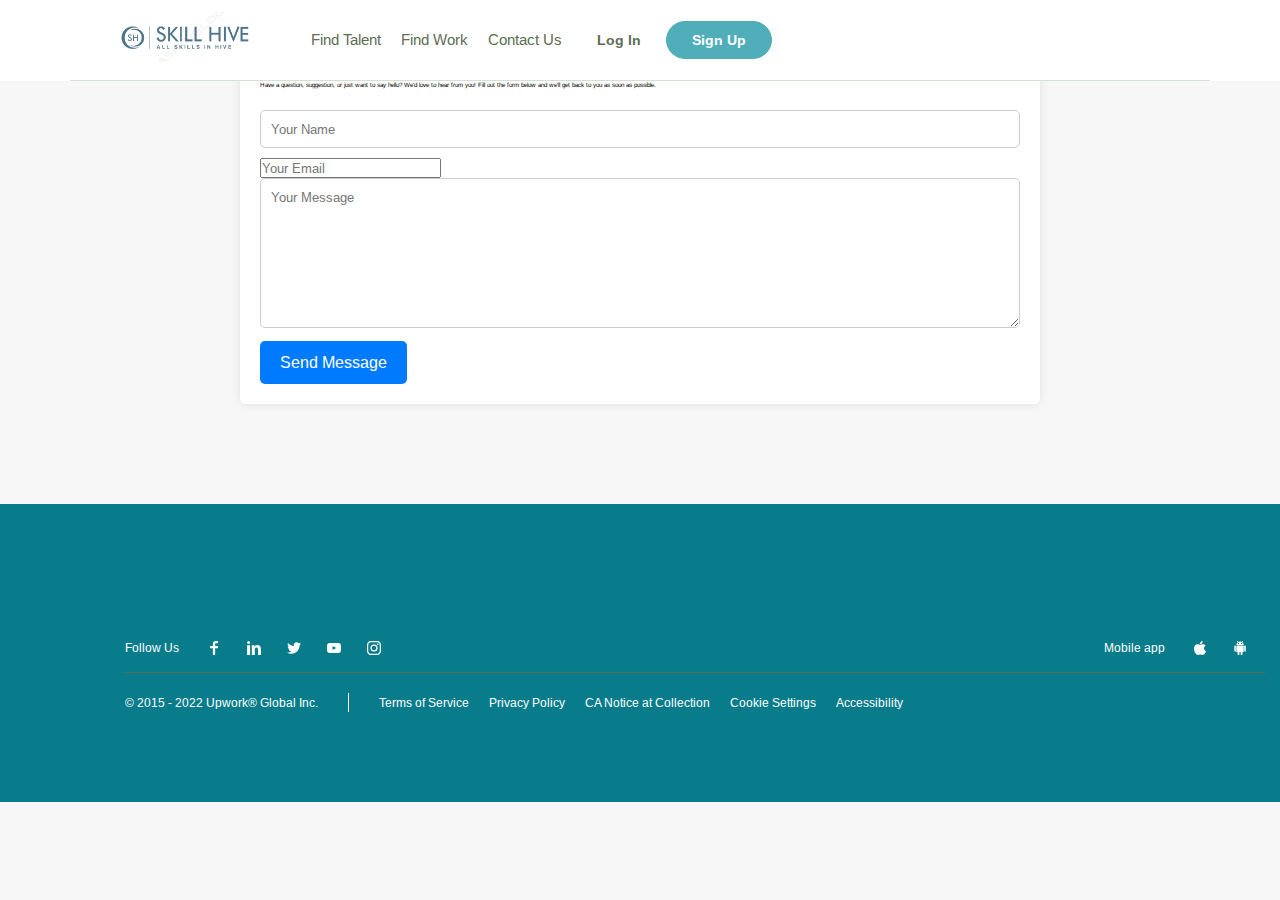
<file: contact us.html>
<!DOCTYPE html>
<html lang="en">
<head>
    <meta charset="UTF-8">
    <meta name="viewport" content="width=device-width, initial-scale=1.0">
    <title>Contact Us - SkillHive</title>
    <link rel="stylesheet" href="./css/contact_us.css">
</head>
<body>
    <header class="header">
        <div class="header_wrapper wrapper">
          <div class="header_left">
            <a href="./index.html">
            <img src="./assets/final logo1.png" alt="logo">
            </a>
            <ul class="header_left_list">
              <a href="./talentpage.html">
              <li class="header_left_list_item">
                Find Talent
              </li>
              </a>
              <a href="./Workpage.html">
              <li class="header_left_list_item">
                Find Work
              </li>
              </a>
              <a href="./contact us.html">
              <li class="header_left_list_item">
                Contact Us
              </li>
              </a>
              <li>
                <a href="login.html">
                  <button class="btn_primary" onclick="">Log In</button>
                  </a>    
              </li>
              <li>
                <a href="signup.html">
                  <button class="btn_secondary">Sign Up</button>
                  </a>
              </li>
            </div>
        </div>
      </header>
      <br>
      <br>
      <br>
      <br>
      <!-- ---------------------------------------------------------------------- -->
    <div class="container">
        <h1>Contact Us</h1>
        <p>Have a question, suggestion, or just want to say hello? We'd love to hear from you! Fill out the form below and we'll get back to you as soon as possible.</p>
        <form id="contactForm">
            <input type="text" id="name" name="name" placeholder="Your Name" required>
            <input type="email" id="email" name="email" placeholder="Your Email" required>
            <textarea id="message" name="message" placeholder="Your Message" required></textarea>
            <input type="submit" value="Send Message">
        </form>
    </div>
    <!-- ---------------------------------------------------------------------- -->
    <footer class="footer">
        <div class="wrapper">
          <div class="footer_middle">
            <div class="footer_middle_left">
              <h5>Follow Us</h5>
              <div class="footer_middle_left_list">
                <div class="footer_icons">
                  <img src="./assets/facebook.svg" alt="facebook" />
                </div>
                <div class="footer_icons">
                  <img src="./assets/linkedIn.svg" alt="linkedIn" />
                </div>
                <div class="footer_icons">
                  <img src="./assets/twitter.svg" alt="twitter" />
                </div>
                <div class="footer_icons">
                  <img src="./assets/youtube.svg" alt="youtube" />
                </div>
                <div class="footer_icons">
                  <img src="./assets/instagram.svg" alt="instagram" />
                </div>
              </div>
            </div>
            <div class="footer_middle_right">
              <h5>Mobile app</h5>
              <div class="footer_middle_right_list">
                <div class="footer_icons">
                  <img src="./assets/apple.svg" alt="apple" />
                </div>
                <div class="footer_icons">
                  <img src="./assets/android.svg" alt="android" />
                </div>
              </div>
            </div>
          </div>
          <div class="footer_bottom">
            <p>© 2015 - 2022 Upwork® Global Inc.</p>
            <ul class="footer_bottom_list">
              <li>Terms of Service</li>
              <li>Privacy Policy</li>
              <li>CA Notice at Collection</li>
              <li>Cookie Settings</li>
              <li>Accessibility</li>
            </ul>
          </div>
        </div>
      </footer>
      
</body>
</html>
</file>
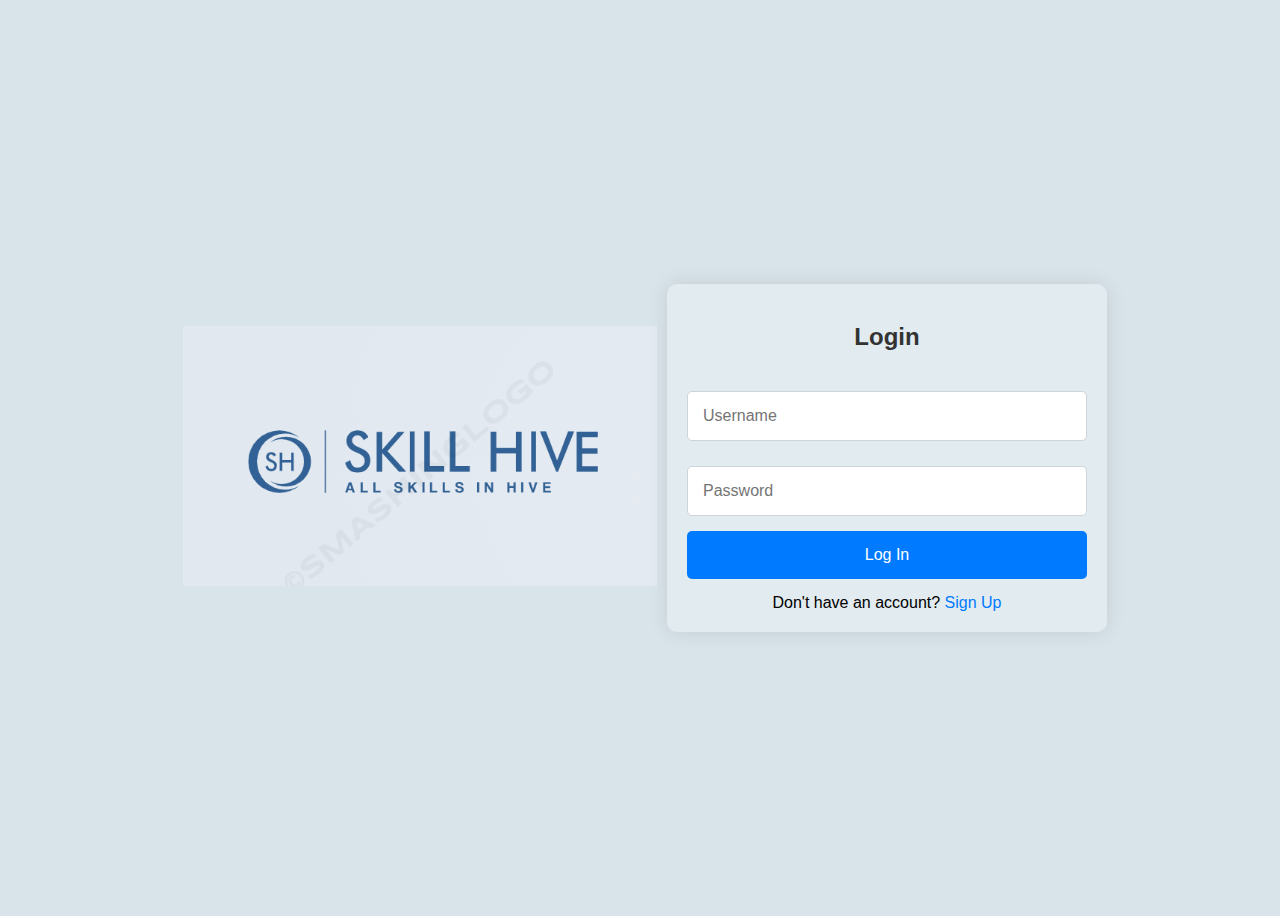
<file: login.html>
<!DOCTYPE html>
<html lang="en">
<head>
  <meta charset="UTF-8">
  <meta name="viewport" content="width=device-width, initial-scale=1.0">
  <title>Login</title>
  <style>
    body {
      font-family: Arial, sans-serif;
      background-color: #d9e4ea;
      display: flex;
      justify-content: center;
      align-items: center;
      height: 100vh;
    }
    .content {
      display: flex;
      align-items: center;
    }
    .image {
      flex: 1;
      text-align: center;
      margin: 10px;
    }
    .image img {
      max-width: 100%;
      height: auto;
    }
    .login-container {
      flex: 1;
      max-width: 400px;
      padding: 20px;
      background-color: rgba(255, 255, 255, 0.25);
      border-radius: 10px;
      box-shadow: 0 0 20px rgba(0, 0, 0, 0.1);
    }
    h2 {
      text-align: center;
      color: #333;
      margin-bottom: 30px;
    }
    input[type="text"], input[type="password"] { 
      width: 100%;
      padding: 15px;
      margin: 10px 0;
      border: 1px solid #ced4da;
      border-radius: 5px;
      box-sizing: border-box;
      font-size: 16px;
    }
    button[type="submit"] {
      width: 100%;
      padding: 15px;
      border: none;
      border-radius: 5px;
      background-color: #007bff;
      color: #fff;
      cursor: pointer;
      font-size: 16px;
      transition: background-color 0.3s ease;
    }
    button[type="submit"]:hover {
      background-color: #0056b3;
    }
    .signup-link {
      text-align: center;
      margin-top: 15px;
    }
    .signup-link a {
      color: #007bff;
      text-decoration: none;
      transition: color 0.3s ease;
    }
    .signup-link a:hover {
      color: #0056b3;
    }
    .error-message {
      color: red;
      font-size: 14px;
      margin-top: 5px;
    }
  a{
    text-decoration: none; /* Remove underline */
    color: inherit; /* Inherit color from parent */
  }
  </style>
</head>
<body>
  <div class="content">
    <div class="image">
      <a href="./index.html">
      <img src="./assets/finallogo2.png" alt="SkillHive Logo">
      </a>
    </div>
    <div class="login-container">
      <h2>Login</h2>
      <form id="loginForm">
        <input type="text" id="username" placeholder="Username" required>
        <div id="usernameError" class="error-message"></div>
        <input type="password" id="password" placeholder="Password" required>
        <div id="passwordError" class="error-message"></div>
        <button type="submit" onclick="validateLoginForm()">Log In</button>
      </form>
      <div class="signup-link">
        Don't have an account? <a href="signup.html">Sign Up</a>
      </div>
    </div>
  </div>
  <script>
    function validateLoginForm() {
      var username = document.getElementById('username').value;
      var password = document.getElementById('password').value;
      var usernameError = document.getElementById('usernameError');
      var passwordError = document.getElementById('passwordError');
      
      // Reset previous error messages
      usernameError.textContent = '';
      passwordError.textContent = '';
      
      if (username.trim() === '') {
        usernameError.textContent = 'Please enter your username.';
        alert('Please enter your username.');
        return;
      }
      
      if (password.trim() === '') {
        passwordError.textContent = 'Please enter your password.';
        alert('Please enter your password.');
        return;
      }
      
      // If validation passes, submit the form (replace this with your actual form submission logic)
      document.getElementById('loginForm').submit();
    }
  </script>
</body>
</html>
</file>
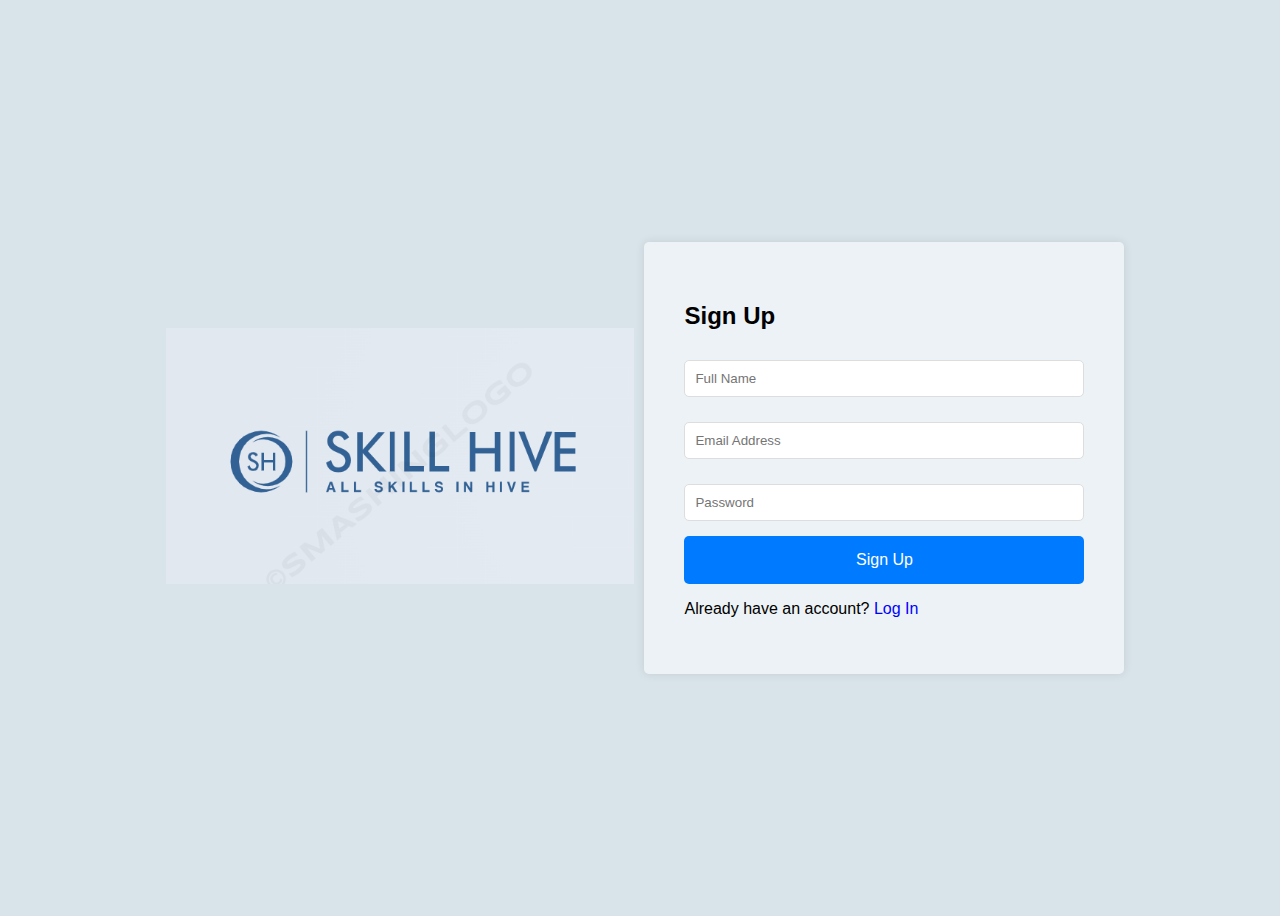
<file: signup.html>
<!DOCTYPE html>
<html lang="en">
<head>
  <meta charset="UTF-8">
  <meta name="viewport" content="width=device-width, initial-scale=1.0">
  <title>SkillHive Sign Up</title>
  <style>
    body {
      font-family: Arial, sans-serif;
      background-color: #d9e4ea;
      display: flex;
      justify-content: center;
      align-items: center;
      height: 100vh;
    }
    .content {
      display: flex;
      align-items: center;
    }
    .image {
      flex: 1;
      text-align: center;
      margin: 10px;
    }
    .image img {
      max-width: 100%;
      height: auto;
    }
    .signup-container {
      flex: 1;
      max-width: 400px;
      padding: 40px;
      background-color: rgba(255, 255, 255, 0.50);
      border-radius: 5px;
      box-shadow: 0 0 10px rgba(0, 0, 0, 0.1);
    }
    input[type="text"], input[type="email"], input[type="password"] { 
      width: 100%;
      padding: 10px;
      margin: 10px 0;
      border: 1px solid #ddd;
      border-radius: 5px;
      box-sizing: border-box;
    }
    button[type="submit"] {
      width: 100%;
      padding: 15px;
      border: none;
      border-radius: 5px;
      background-color: #007bff;
      color: #fff;
      cursor: pointer;
      font-size: 16px;
      transition: background-color 0.3s ease;
    }
    button[type="submit"]:hover {
      background-color: #0056b3;
    }
    .error-message {
      color: red;
      font-size: 14px;
      margin-top: 5px;
    }
    a{
      text-decoration: none; 
      color: blue; 
    }
  </style>
</head>
<body>
  <div class="content">
    <div class="image">
      <a href="./index.html">
        <img src="./assets/finallogo2.png" alt="SkillHive Logo">
        </a>
    </div>
    <div class="signup-container">
      <h2>Sign Up</h2>
      <form id="signupForm">
        <input type="text" id="fullname" placeholder="Full Name" required>
        <div id="fullnameError" class="error-message"></div>
        <input type="email" id="email" placeholder="Email Address" required>
        <div id="emailError" class="error-message"></div>
        <input type="password" id="password" placeholder="Password" required>
        <div id="passwordError" class="error-message"></div>
        <button type="submit" onclick="validateSignUpForm()">Sign Up</button>
      </form>
      <p>Already have an account? <a href="login.html">Log In</a></p>
    </div>
  </div>
  <script>
    function validateSignUpForm() {
      var fullname = document.getElementById('fullname').value;
      var email = document.getElementById('email').value;
      var password = document.getElementById('password').value;
      var fullnameError = document.getElementById('fullnameError');
      var emailError = document.getElementById('emailError');
      var passwordError = document.getElementById('passwordError');
      
      fullnameError.textContent = '';
      emailError.textContent = '';
      passwordError.textContent = '';
      
      if (fullname.trim() === '') {
        fullnameError.textContent = 'Please enter your full name.';
        alert('Please enter your full name.');
        return;
      }
      
      if (email.trim() === '') {
        emailError.textContent = 'Please enter your email address.';
        alert('Please enter your email address.');
        return;
      }
      
      if (password.trim() === '') {
        passwordError.textContent = 'Please enter your password.';
        alert('Please enter your password.');
        return;
      }
      alert('Sign up successful!');
    }
  </script>
</body>
</html>
</file>
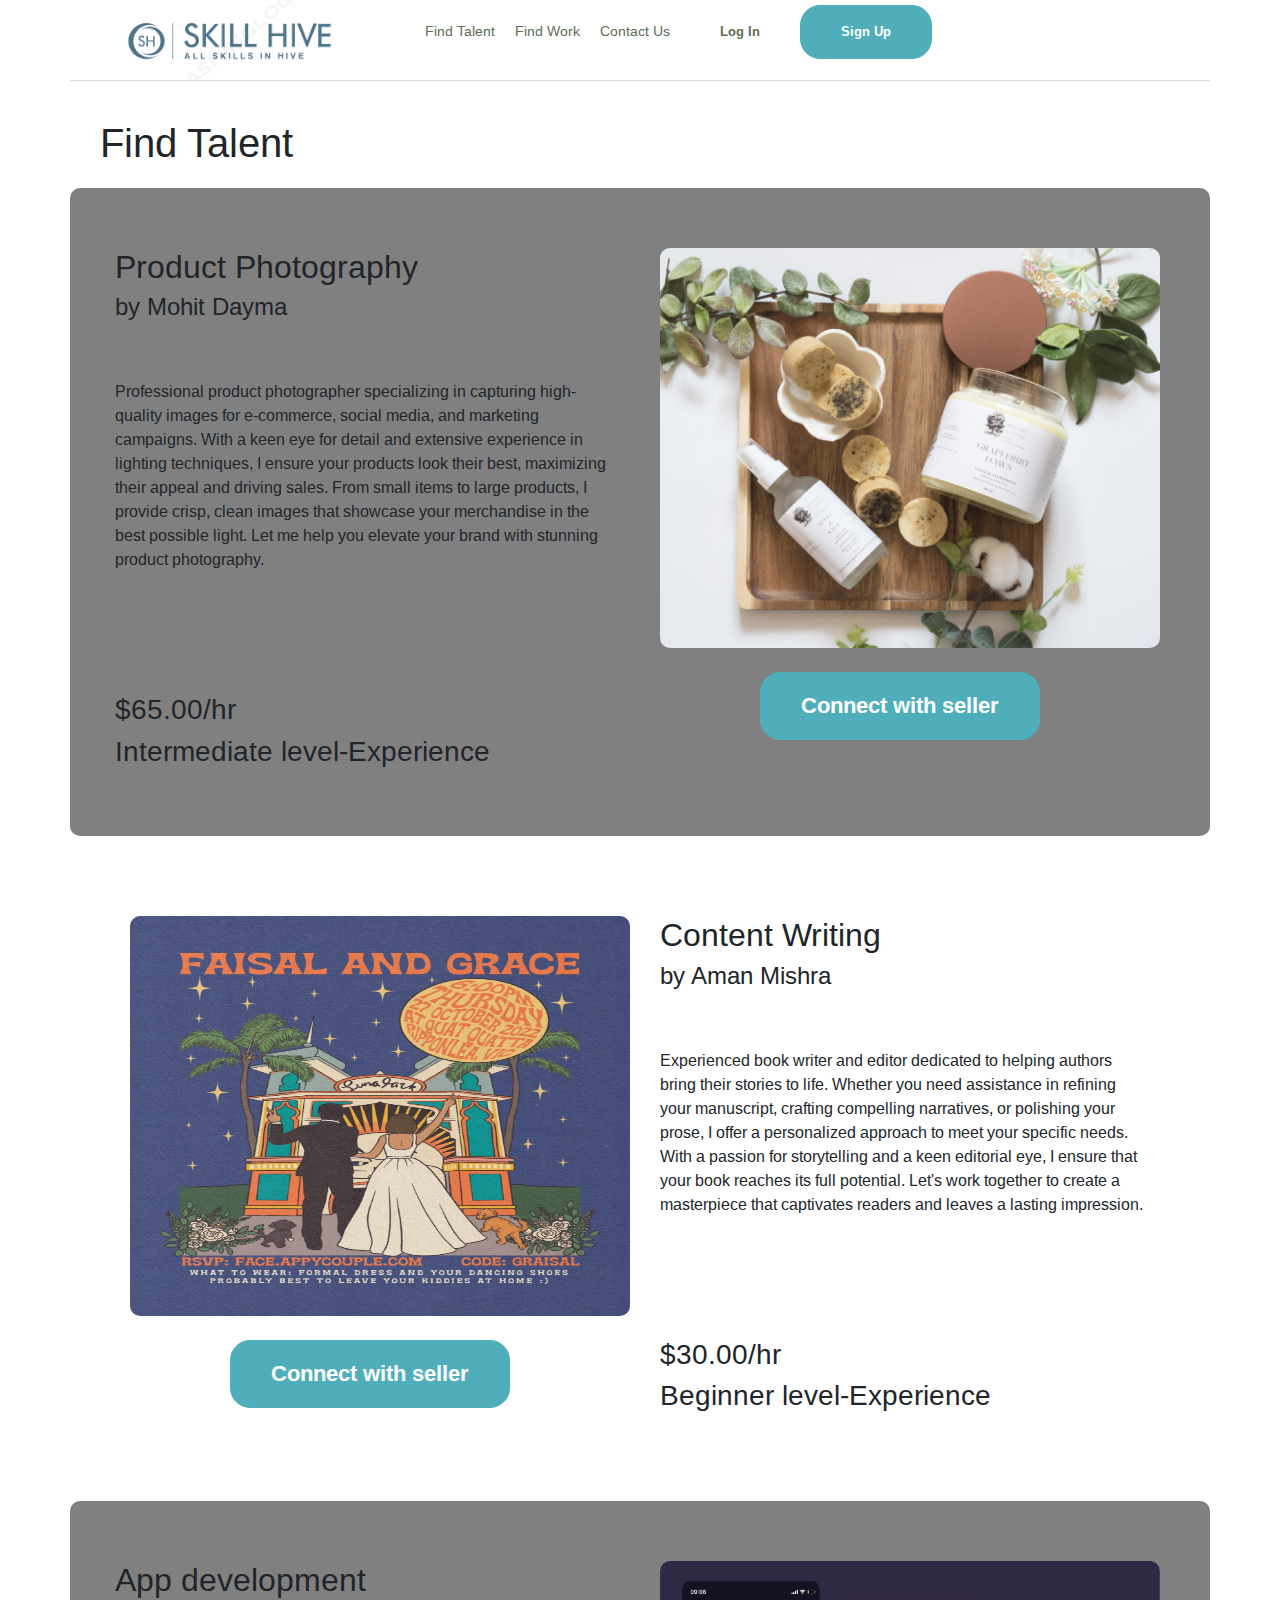
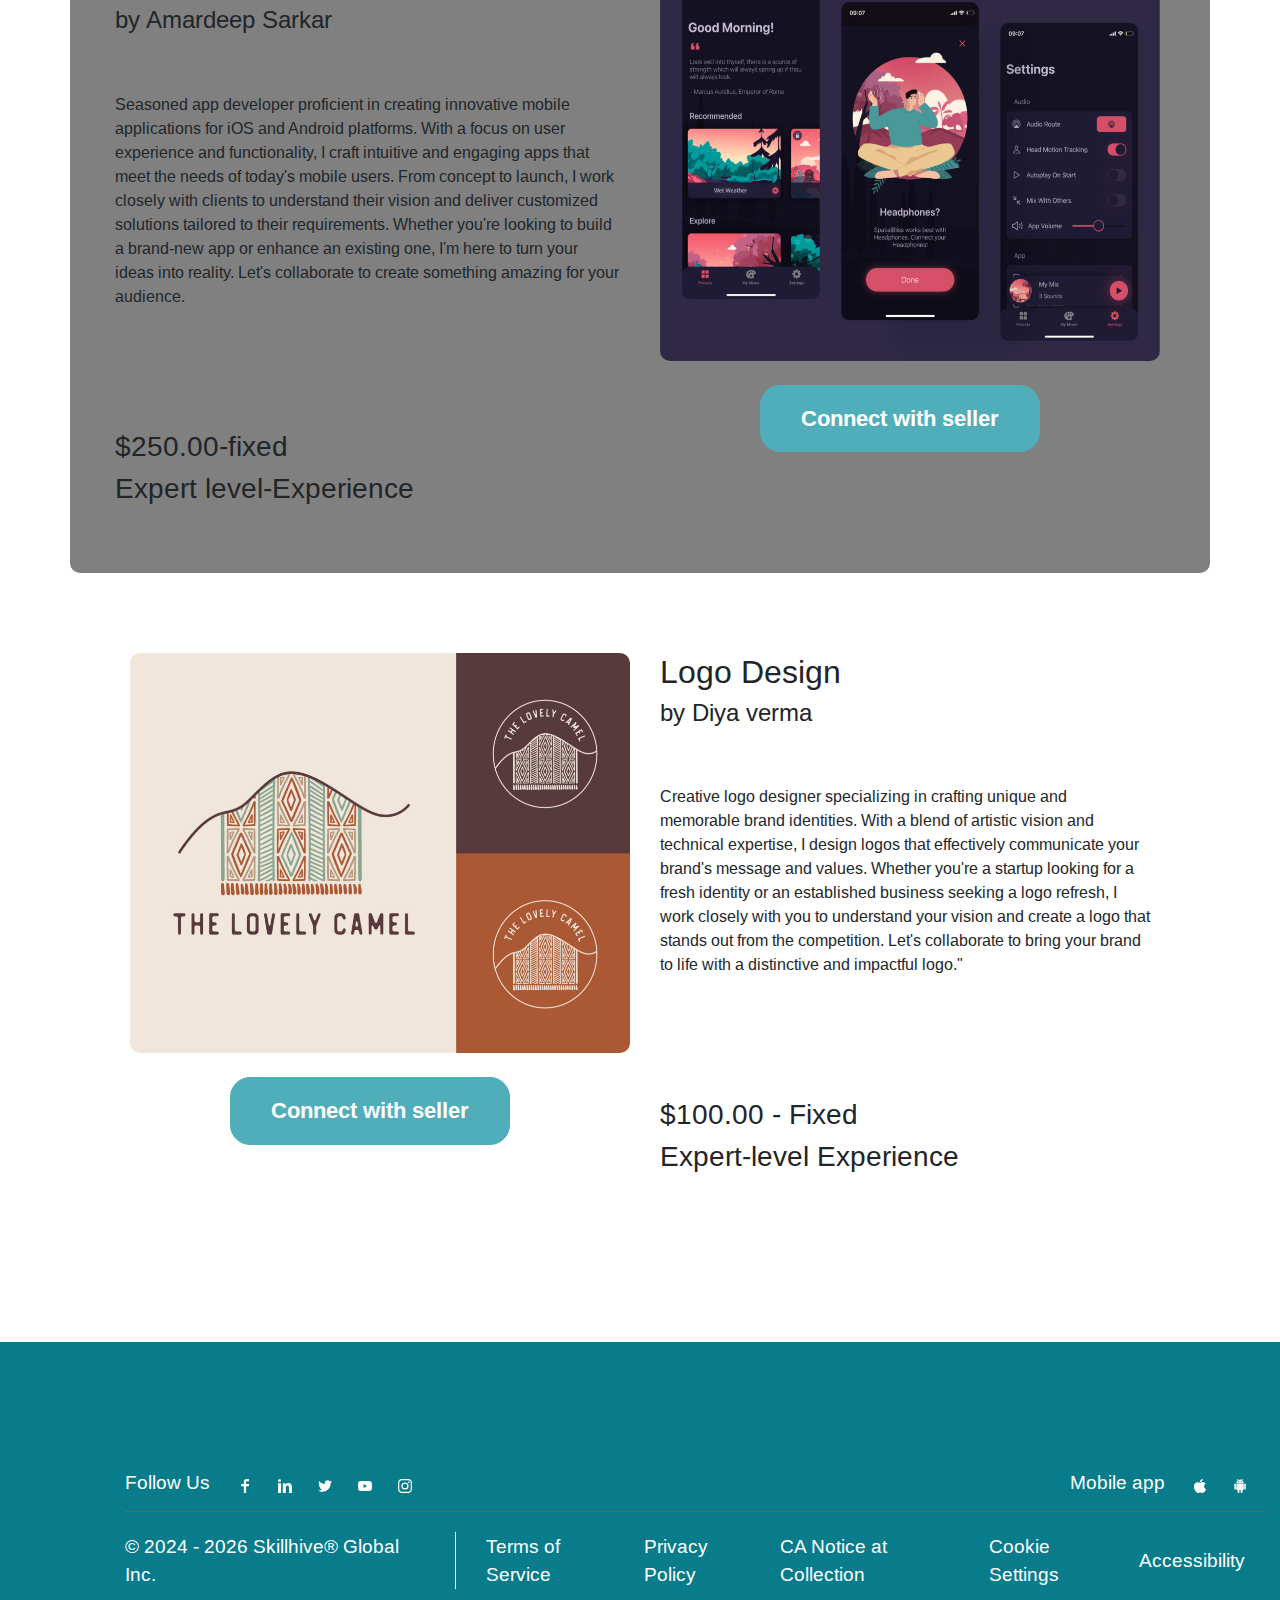
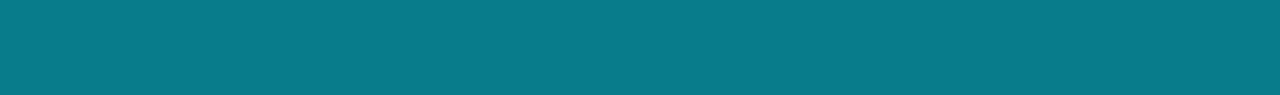
<file: talentpage.html>
<!DOCTYPE html>
<html lang="en">
<head>
<meta charset="UTF-8">
<meta name="viewport" content="width=device-width, initial-scale=1.0">
<title>Remote Tech Jobs</title>
<link href="https://stackpath.bootstrapcdn.com/bootstrap/4.5.2/css/bootstrap.min.css" rel="stylesheet">
<link rel="stylesheet" href="./css/talentpage.css">

</head>
<body>
    <header class="header">
        <div class="header_wrapper wrapper">
          <div class="header_left">
            <a href="./index.html">
            <img src="./assets/final logo1.png" alt="logo">
            </a>
            <ul class="header_left_list">
              <a href="./talentpage.html">
              <li class="header_left_list_item">
                Find Talent
              </li>
              </a>
              <a href="./Workpage.html">
              <li class="header_left_list_item">
                Find Work
              </li>
              </a>
              <a href="./contact us.html">
              <li class="header_left_list_item">
                Contact Us
              </li>
              </a>
              <li>
                <a href="login.html">
                  <button class="btn_primary" onclick="">Log In</button>
                  </a>    
              </li>
              <li>
                <a href="signup.html">
                  <button class="btn_secondary">Sign Up</button>
                  </a>
              </li>
            </div>
        </div>
      </header>
    <br>  
    <br>
    <br>
    <br>
    <br>
<!-- ---------------------------------------------------------------------- -->
<h1> Find Talent </h1>
<div class="container first-container">
  <div class="row">
    <div class="col-md-6">
      <h2>Product Photography</h2>
      <h4> by Mohit Dayma</h4>
      <br>
      <br>
      <p>
        Professional product photographer specializing in capturing high-quality images for e-commerce, social media, and marketing campaigns. With a keen eye for detail and extensive experience in lighting techniques, I ensure your products look their best, maximizing their appeal and driving sales. From small items to large products, I provide crisp, clean images that showcase your merchandise in the best possible light. Let me help you elevate your brand with stunning product photography.
      </p>
      <br>
      <br>
      <br>
      <h3> $65.00/hr</h3>
      <h3> Intermediate level-Experience</h3>
    </div>
    <div class="col-md-6 ">
      <img src="./assets/sell1.jpeg" class="abs" alt="sell1">
      <br>
      <br>
      <button class="btn_third">Connect with seller</button>
    </div>
  </div>
</div>

<div class="container second-container">
  <div class="container">
    <div class="row">
      <div class="col-md-6">
        <img src="./assets/sell2.jpeg" alt="sell2">
        <br>
        <br>
        <button class="btn_third">Connect with seller</button>
      </div>
      <div class="col-md-6">
        <h2>Content Writing</h2>
        <h4> by Aman Mishra</h4>
        <br>
        <br>
        <p>Experienced book writer and editor dedicated to helping authors bring their stories to life. Whether you need assistance in refining your manuscript, crafting compelling narratives, or polishing your prose, I offer a personalized approach to meet your specific needs. With a passion for storytelling and a keen editorial eye, I ensure that your book reaches its full potential. Let's work together to create a masterpiece that captivates readers and leaves a lasting impression.</p>
        <br>
        <br>
        <br>
        <h3> $30.00/hr</h3>
        <h3> Beginner level-Experience</h3>
      </div>
    </div>
  </div>
</div>

<div class="container third-container">
  <div class="row">
    <div class="col-md-6">
      <h2>App development</h2>
      <h4> by Amardeep Sarkar</h4>
      <br>
      <br>
      <p>Seasoned app developer proficient in creating innovative mobile applications for iOS and Android platforms. With a focus on user experience and functionality, I craft intuitive and engaging apps that meet the needs of today's mobile users. From concept to launch, I work closely with clients to understand their vision and deliver customized solutions tailored to their requirements. Whether you're looking to build a brand-new app or enhance an existing one, I'm here to turn your ideas into reality. Let's collaborate to create something amazing for your audience.</p>
      <br>
      <br>
      <br>
      <h3> $250.00-fixed</h3>
      <h3> Expert level-Experience</h3>
    </div>
    <div class="col-md-6">
      <!-- Your content here -->
      <img src="./assets/sell3.jpeg" alt="sell3">
      <br>
      <br>
      <button class="btn_third">Connect with seller</button>
    </div>
  </div>
</div>

<div class="container fourth-container">
  <div class="container">
    <div class="row">
      <div class="col-md-6">
        <!-- Your content here -->
        <img src="./assets/sell4.jpg" alt="sell4">
        <br>
      <br>
      <button class="btn_third">Connect with seller</button>
      </div>
      <div class="col-md-6">
        <h2>Logo Design</h2>
      <h4> by Diya verma</h4>
      <br>
      <br>
      <p>Creative logo designer specializing in crafting unique and memorable brand identities. With a blend of artistic vision and technical expertise, I design logos that effectively communicate your brand's message and values. Whether you're a startup looking for a fresh identity or an established business seeking a logo refresh, I work closely with you to understand your vision and create a logo that stands out from the competition. Let's collaborate to bring your brand to life with a distinctive and impactful logo."</p>
      <br>
      <br>
      <br>
      <h3> $100.00 - Fixed</h3>
      <h3> Expert-level Experience</h3>
      </div>
    </div>
  </div>
</div>

<!-- ---------------------------------------------------------------------- -->
<footer class="footer">
  <div class="wrapper">
    <div class="footer_middle">
      <div class="footer_middle_left">
        <h5>Follow Us</h5>
        <div class="footer_middle_left_list">
          <div class="footer_icons">
            <img src="./assets/facebook.svg" alt="facebook" />
          </div>
          <div class="footer_icons">
            <img src="./assets/linkedIn.svg" alt="linkedIn" />
          </div>
          <div class="footer_icons">
            <img src="./assets/twitter.svg" alt="twitter" />
          </div>
          <div class="footer_icons">
            <img src="./assets/youtube.svg" alt="youtube" />
          </div>
          <div class="footer_icons">
            <img src="./assets/instagram.svg" alt="instagram" />
          </div>
        </div>
      </div>
      <div class="footer_middle_right">
        <h5>Mobile app</h5>
        <div class="footer_middle_right_list">
          <div class="footer_icons">
            <img src="./assets/apple.svg" alt="apple" />
          </div>
          <div class="footer_icons">
            <img src="./assets/android.svg" alt="android" />
          </div>
        </div>
      </div>
    </div>
    <div class="footer_bottom">
      <p>© 2024 - 2026 Skillhive® Global Inc.</p>
      <ul class="footer_bottom_list">
        <li>Terms of Service</li>
        <li>Privacy Policy</li>
        <li>CA Notice at Collection</li>
        <li>Cookie Settings</li>
        <li>Accessibility</li>
      </ul>
    </div>
  </div>
</footer>

<script src="https://code.jquery.com/jquery-3.5.1.slim.min.js"></script>
<script src="https://cdn.jsdelivr.net/npm/@popperjs/core@2.5.4/dist/umd/popper.min.js"></script>
<script src="https://stackpath.bootstrapcdn.com/bootstrap/4.5.2/js/bootstrap.min.js"></script>
</body>
</html>
</file>
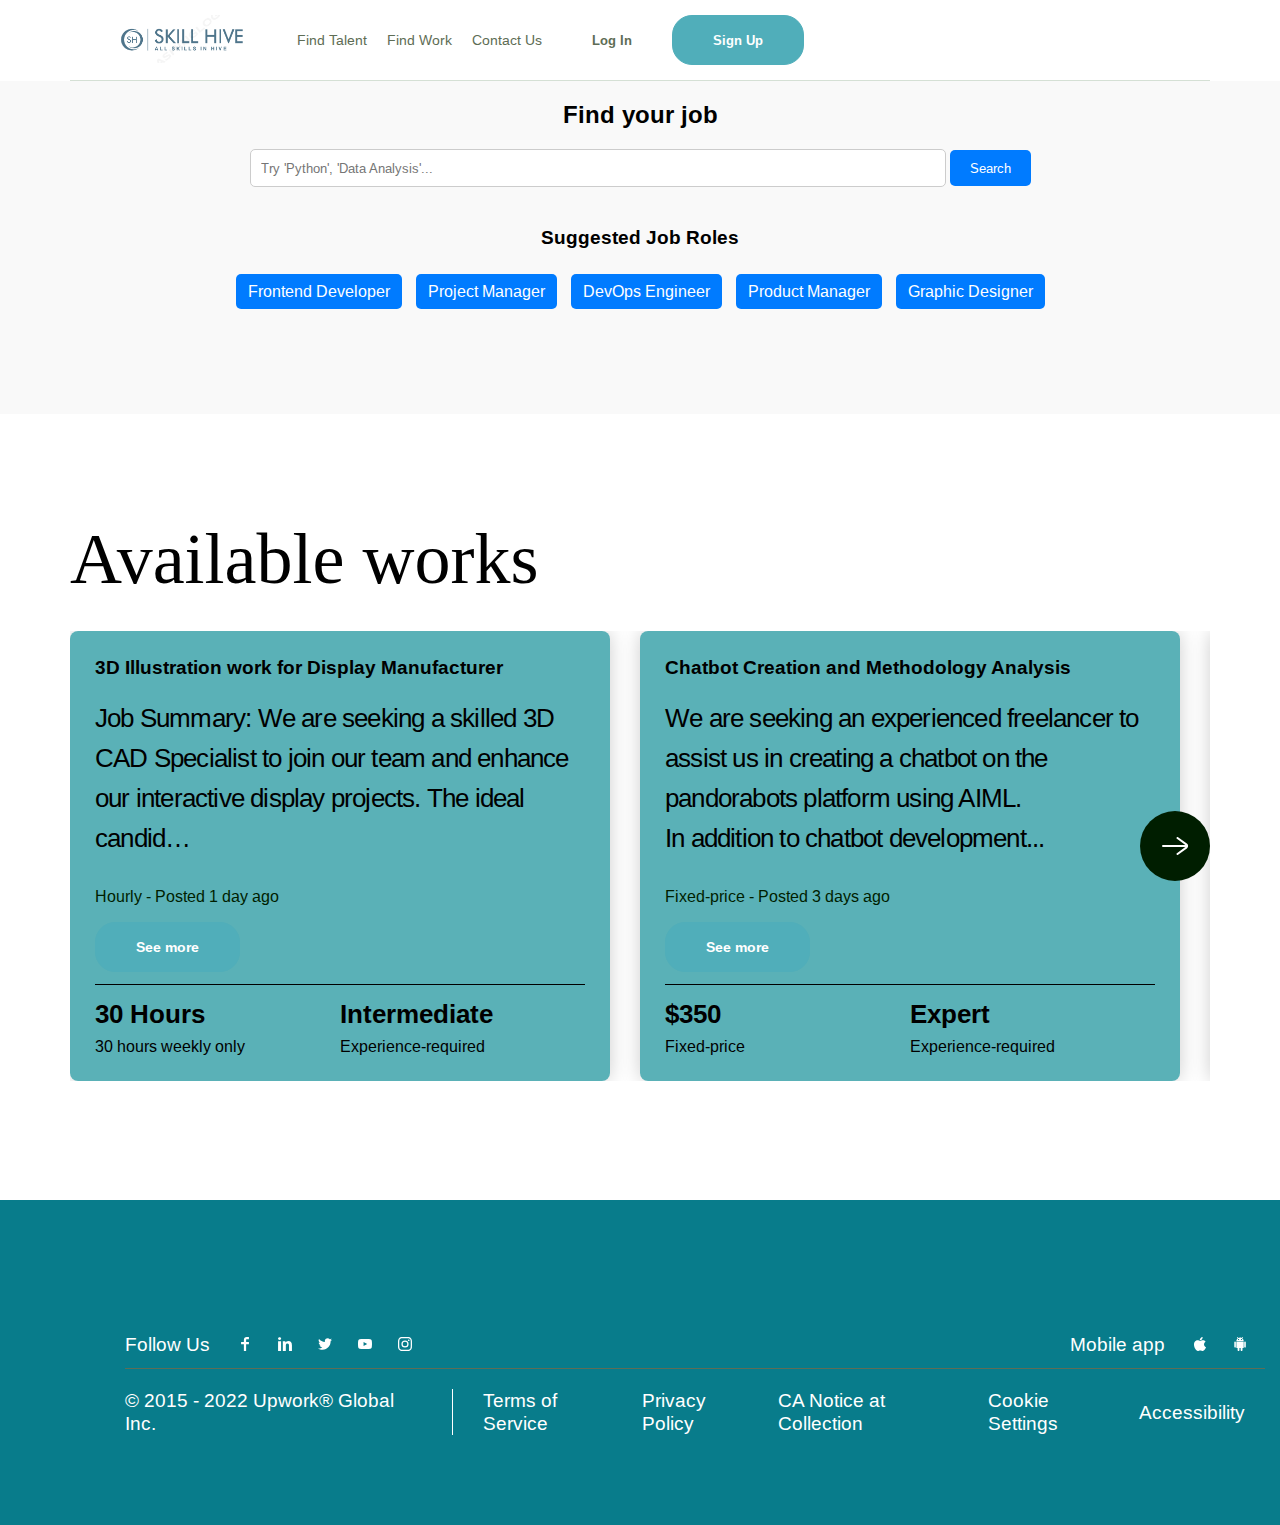
<file: Workpage.html>
<!DOCTYPE html>
<html lang="en">
<head>
<meta charset="UTF-8">
<meta name="viewport" content="width=device-width, initial-scale=1.0">
<title>Remote Tech Jobs</title>
<link rel="stylesheet" href="./css/Workpage.css">
<link rel="preconnect" href="https://fonts.googleapis.com">
<link rel="preconnect" href="https://fonts.gstatic.com" crossorigin>
<link href="https://fonts.googleapis.com/css2?family=Micro+5+Charted&display=swap" rel="stylesheet">
</head>
<body>
    <header class="header">
        <div class="header_wrapper wrapper">
          <div class="header_left">
            <a href="./index.html">
            <img src="./assets/final logo1.png" alt="logo">
            </a>
            <ul class="header_left_list">
              <a href="./talentpage.html">
              <li class="header_left_list_item">
                Find Talent
              </li>
              </a>
              <a href="./Workpage.html">
              <li class="header_left_list_item">
                Find Work
              </li>
              </a>
              <a href="./contact us.html">
              <li class="header_left_list_item">
                Contact Us
              </li>
              </a>
              <li>
                <a href="login.html">
                  <button class="btn_primary" onclick="">Log In</button>
                  </a>    
              </li>
              <li>
                <a href="signup.html">
                  <button class="btn_secondary">Sign Up</button>
                  </a>
              </li>
            </div>
        </div>
      </header>
      <section class="Search-section">
        <div class="container">
          <div class="search-container">
            <h2>Find your job</h2>
            <br>
            <div class="search-bar">
              <input type="text" id="searchField" placeholder="Try 'Python', 'Data Analysis'...">
              <button onclick="searchJobs()">Search</button>
            </div>
            <ul class="job-list" id="jobList">
            </ul>
          </div>
          <br>
          <div class="suggestions-container">
            <h3>Suggested Job Roles</h3>
            <ul id="suggestedRoles">
              <li>Frontend Developer</li>
              <li>Project Manager</li>
              <li>DevOps Engineer</li>
              <li>Product Manager</li>
              <li>Graphic Designer</li>
            </ul>
          </div>
        </div>
        </section>
        <br>

        <section class="section_7 wrapper" style="font-family: Micro 5 Charted;">
          <h1>
            Available works
          </h1>
          <div class="section_7_container">
            <div
              onclick="onClickLeft()"
              class="section_7_reviews_list_controls_left"
            >
              <img src="./assets/arrow-right.svg" alt="" />
            </div>
            <div
              onclick="onClickRight()"
              class="section_7_reviews_list_controls_right"
            >
              <img src="./assets/arrow-right.svg" alt="" />
            </div>
            <!-- ---------------------------------------------------------------------- -->
            <div class="section_7_reviews_carousel">
              <div class="section_7_reviews_list">
                <div class="section_7_reviews_list_box_1">
                  <div class="section_7_reviews_list_item item_1">
                    <div class="section_7_reviews_list_item_top">
                      <h3>3D Illustration work for Display Manufacturer</h3>
                      <br>
                      <h4>
                        Job Summary: We are seeking a skilled 3D CAD Specialist to join our team and enhance our 
                        interactive display projects. The ideal candid…
                      </h4>
                      <br>
                      <p>Hourly - Posted 1 day ago</p>
                    </div>
                    <div class="section_7_reviews_list_item_bottom">
                      <h4>
                        <button class="btn_secondary">See more</button>
                      </h4>
                      <hr />
                      <div class="section_7_reviews_list_item_bottom_results">
                        <div>
                          <h4>30 Hours</h4>
                          <p>30 hours weekly only</p>
                        </div>
                        <div>
                          <h4>Intermediate</h4>
                          <p>Experience-required</p>
                        </div>
                      </div>
                    </div>
                  </div>
  <!-- ---------------------------------------------------------------------- -->
                  <div class="section_7_reviews_list_item item_2">
                    <div class="section_7_reviews_list_item_top">
                      <!-- <img src="./assets/microsoft-white.svg" alt="" /> -->
                      <h3>
                        Chatbot Creation and Methodology Analysis
                      </h3>
                      <br>
                      <h4>We are seeking an experienced freelancer to assist us in creating a chatbot on the pandorabots platform using AIML.<br>
                         In addition to chatbot development...
                      </h4>
                      <br>
                      <p>Fixed-price - Posted 3 days ago</p>
                    </div>
                    <div class="section_7_reviews_list_item_bottom">
                      <h5>
                        <button class="btn_secondary">See more</button>
                      </h5>
                      <hr/>
                      <div class="section_7_reviews_list_item_bottom_results">
                        <div>
                          <h4>$350</h4>
                          <p>Fixed-price</p>
                        </div>
                        <div>
                          <h4>Expert</h4>
                          <p>Experience-required</p>
                        </div>
                      </div>
                    </div>
                  </div>
                </div>
                <div class="section_7_reviews_list_box_2">
                  <div class="section_7_reviews_list_item item_3">
                    <div class="section_7_reviews_list_item_top">
                      <h3>
                        YouTube Banner Design Needed
                      </h3>
                      <br>
                      <h4>
                        We are looking for a talented graphic-designer to create a YouTube banner for our channel.
                      </h4>
                      <p>Fixed-price - Posted 1 day ago</p>
                    </div>
    
                    <div class="section_7_reviews_list_item_bottom">
                      <h5>
                        <button class="btn_secondary">See more</button>
                      </h5>
                      <hr />
                      <div class="section_7_reviews_list_item_bottom_results">
                        <div>
                          <h4>$15</h4>
                          <p>Fixed-price</p>
                        </div>
                        <div>
                          <h4>Beginner</h4>
                          <p>Experience-required</p>
                        </div>
                      </div>
                    </div>
                  </div>
                  <!-- ------------------------------------------------------------------------>
                  <div class="section_7_reviews_list_item item_3">
                    <div class="section_7_reviews_list_item_top">
                      <h3>
                        Front End Engineer - Animation Coding
                      </h3>
                      <br>
                      <h4>
                        We are looking for a frontend engineer who can code two animations for us to use in our web application
                      </h4>
                      <p>Fixed-price - Posted 10 day ago</p>
                    </div>
    
                    <div class="section_7_reviews_list_item_bottom">
                      <h5>
                        <button class="btn_secondary">See more</button>
                      </h5>
                      <hr />
                      <div class="section_7_reviews_list_item_bottom_results">
                        <div>
                          <h4>$150</h4>
                          <p>Fixed-price</p>
                        </div>
                        <div>
                          <h4>Expert</h4>
                          <p>Experience-required</p>
                        </div>
                      </div>
                    </div>
                  </div>
                  <!-- ---------------------------------------------------------------------- -->
                </div>
              </div>
            </div>
          </div>
        </section>
        
<br>    
<footer class="footer">
  <div class="wrapper">
    <div class="footer_middle">
      <div class="footer_middle_left">
        <h5>Follow Us</h5>
        <div class="footer_middle_left_list">
          <div class="footer_icons">
            <img src="./assets/facebook.svg" alt="facebook" />
          </div>
          <div class="footer_icons">
            <img src="./assets/linkedIn.svg" alt="linkedIn" />
          </div>
          <div class="footer_icons">
            <img src="./assets/twitter.svg" alt="twitter" />
          </div>
          <div class="footer_icons">
            <img src="./assets/youtube.svg" alt="youtube" />
          </div>
          <div class="footer_icons">
            <img src="./assets/instagram.svg" alt="instagram" />
          </div>
        </div>
      </div>
      <div class="footer_middle_right">
        <h5>Mobile app</h5>
        <div class="footer_middle_right_list">
          <div class="footer_icons">
            <img src="./assets/apple.svg" alt="apple" />
          </div>
          <div class="footer_icons">
            <img src="./assets/android.svg" alt="android" />
          </div>
        </div>
      </div>
    </div>
    <div class="footer_bottom">
      <p>© 2015 - 2022 Upwork® Global Inc.</p>
      <ul class="footer_bottom_list">
        <li>Terms of Service</li>
        <li>Privacy Policy</li>
        <li>CA Notice at Collection</li>
        <li>Cookie Settings</li>
        <li>Accessibility</li>
      </ul>
    </div>
  </div>
</footer>
<script>

  function searchJobs() {
    var searchTerm = document.getElementById('searchField').value;
    var jobs = [
      { title: 'Data Scientist', skills: 'Python, Machine Learning' },
      { title: 'Backend Developer', skills: 'Node.js, MongoDB' },
      { title: 'UI/UX Designer', skills: 'Sketch, User Research' },
    ];
    var jobList = document.getElementById('jobList');
    jobList.innerHTML = ''; 
    jobs.forEach(function(job) {
      if (job.title.toLowerCase().includes(searchTerm.toLowerCase()) || job.skills.toLowerCase().includes(searchTerm.toLowerCase())) {
        var li = document.createElement('li');
        li.textContent = job.title + ' - ' + job.skills;
        jobList.appendChild(li);
      }
    });
  }
  
  document.getElementById('suggestedRoles').addEventListener('click', function(e) {
    if(e.target.tagName === 'LI') {
      document.getElementById('searchField').value = e.target.textContent;
      searchJobs();
    }
  });

const carousal = document.querySelector(".section_7_reviews_carousel");
const leftBtn = document.querySelector(".section_7_reviews_list_controls_left");
const rightBtn = document.querySelector(".section_7_reviews_list_controls_right");
const list = document.querySelector(".section_7_reviews_list");

const onClickRight = () => {
  carousal.scrollTo(list.scrollWidth, 0);
  rightBtn.style.opacity = 0;
  leftBtn.style.opacity = 1;
};

const onClickLeft = () => {
  carousal.scrollTo(-list.scrollWidth, 0);
  rightBtn.style.opacity = 1;
  leftBtn.style.opacity = 0;
};

  </script>
</body>
</html>
</file>
<file: css/contact_us.css>
@import url(./common.css);
        @import url(./root.css);
        @import url(./header.css);
        @import url(./footer.css);
        body {
            font-family: Arial, sans-serif;
            line-height: 1.6;
            margin: 0;
            padding: 0;
            background-color: #f7f7f7;
        }
        .container {
            max-width: 800px;
            margin: 0 auto;
            padding: 20px;
            background-color: #fff;
            border-radius: 5px;
            box-shadow: 0 0 10px rgba(0, 0, 0, 0.1);
        }
        h1 {
            text-align: center;
        }
        form {
            margin-top: 20px;
        }
        input[type="text"], textarea {
            width: 100%;
            padding: 10px;
            margin-bottom: 10px;
            border: 1px solid #ccc;
            border-radius: 5px;
            box-sizing: border-box;
        }
        textarea {
            height: 150px;
        }
        input[type="submit"] {
            background-color: #007bff;
            color: #fff;
            border: none;
            border-radius: 5px;
            padding: 12px 20px;
            cursor: pointer;
            font-size: 16px;
            transition: background-color 0.3s ease;
        }
        input[type="submit"]:hover {
            background-color: #0056b3;
        }
</file>
<file: css/talentpage.css>
@import url(./root.css);
@import url(./common.css);
@import url(./header.css);
@import url(./footer.css);

html,
body {
  font-size: 100%;
}
h1{
  margin-left: 100px;
}
.header {
  font-size: 90%;
}
.btn_primary{
  font-size: 90%;
}
.btn_secondary{
  font-size: 90%;
}
/* First Container Styles */
.first-container {
  background-color: grey; /* Light gray background */
  padding: 40px;
  margin-top: 20px;
  border-radius: 10px;
}

/* Second Container Styles */
.second-container {
  background-color: #fff; /* White background */
  padding: 40px;
  margin-top: 20px;
  border-radius: 10px;
}

/* Third Container Styles */
.third-container {
  background-color: grey; /* Light gray background */
  padding: 40px;
  margin-top: 20px;
  border-radius: 10px;
}
.fourth-container {
  background-color: #fff; /* Light gray background */
  padding: 40px;
  margin-top: 20px;
  border-radius: 10px;
}
.row{
  display: flex;
}
.col-md-6{
  padding: 20px;
}
.col-md-6 img{
  align-items: 20px;
  border-radius: 10px;
  height: 400px;
  width: 500px;
  margin-right: -100px;
}
.col-md-6 p{
  margin-bottom: 30px;
  padding-bottom: 20px;
}

.btn_third {
  margin-left: 100px;
  background-color: var(--primary);
  border: 1px solid var(--primary);
  font-size: 1.4rem;
  font-weight: 600;
  color: var(--white);
  padding: 1rem 2.5rem;
  border-radius: 20px;
  cursor: pointer;
  transition: background-color 0.3s ease;
}

.btn_third:hover {
  background-color: var(--primary-dark);
}

.btn_third_outline {
  background-color: var(--white);
  border: 1px solid var(--primary);
  /* border: none; */
  font-size: 1.4rem;
  font-weight: 600;
  color: var(--primary);
  padding: 1rem 2.5rem;
  border-radius: 20px;
  cursor: pointer;
  transition: background-color 0.3s ease;
}

.btn_third_outline:hover {
  background-color: var(--primary-light);
}
</file>
<file: css/Workpage.css>
@import url(./root.css);
@import url(./common.css);
/* @import url(./header.css); */
@import url(./footer.css);
/* @import url(./section-7.css); */
html,
body {
  font-size: 100%;
}
/* .btn_primary{
  font-size: 100%;
}
.btn_secondary {
  font-size: 100%;
} */
/*Header css start*/
.btn_primary {
  background-color: var(--white);
  border: none;
  font-size: 90%;
  font-weight: 600;
  color: var(--grey);
  border-radius: 20px;

  padding: 1rem 2.5rem;
  cursor: pointer;
}

.btn_secondary {
  background-color: var(--primary);
  border: 1px solid var(--primary);
  font-size: 90%;
  font-weight: 600;
  color: var(--white);
  padding: 1rem 2.5rem;
  border-radius: 20px;
  cursor: pointer;
  transition: background-color 0.3s ease;
}

.btn_secondary:hover {
  background-color: var(--primary-dark);
}

.btn_secondary_outline {
  background-color: var(--white);
  border: 1px solid var(--primary);
  /* border: none; */
  font-size: 1.4rem;
  font-weight: 600;
  color: var(--primary);
  padding: 1rem 2.5rem;
  border-radius: 20px;
  cursor: pointer;
  transition: background-color 0.3s ease;
}

.btn_secondary_outline:hover {
  background-color: var(--primary-light);
}

.header {
  font-size: 90%;
  position: fixed;
  width: 100%;
  padding: 0 2rem;
  background-color: var(--white);
  z-index: 101;
}

.header_wrapper {
  display: flex;
  align-items: center;
  height: 70px;
  border-bottom: 1px solid var(--grey-light);
  padding: 40px;
}

.header_left {
  display: flex;
  align-items: center;
}

.header_left img {
  height: 3rem;
}

.header_left_list {
  display: flex;
  align-items: center;
  margin-left: 2rem;
  color: var(--grey);
  font-weight: 500;
}

.header_left_list_item {
  display: flex;
  align-items: center;
  margin: 0 10px;
  cursor: pointer;
}
.header_left_list_item:hover{
  color: var(--primary);
}


/*Header css end*/

.Search-section {
  font-size: 100%;
  background-color: #f9f9f9;
  padding: 100px 0;
}

.container {
  max-width: 1200px;
  margin: 0 auto;
  padding: 0 20px;
}

.search-container {
  text-align: center;
}

.search-bar {
  margin-bottom: 20px;
}

.search-bar input[type="text"] {
  width: 60%;
  padding: 10px;
  border: 1px solid #ccc;
  border-radius: 5px;
}

.search-bar button {
  padding: 10px 20px;
  background-color: #007bff;
  color: white;
  border: none;
  border-radius: 5px;
  cursor: pointer;
}

.job-list {
  list-style: none;
  padding: 0;
  text-align: left;
}

.suggestions-container {
  text-align: center;
}

.suggestions-container h3 {
  margin-bottom: 20px;
}

#suggestedRoles {
  list-style: none;
  padding: 0;
}

#suggestedRoles li {
  display: inline-block;
  margin: 5px;
  padding: 8px 12px;
  background-color: #007bff; 
  color: white;
  border-radius: 5px;
  cursor: pointer;
}
.section_7 {
  margin-top: 85px;
  position: relative;

}

.section_7 h1 {
  font-family: 'Playfair Display';
  font-size: 72px;
  font-weight: 400;
  margin-bottom: 30px;
}

.section_7_container {
  /* overflow: hidden; */
  position: relative;
}

.section_7_reviews_carousel {
  -ms-overflow-style: none;
  scrollbar-width: none;
  overflow-x: scroll;
  scroll-behavior: smooth;
}

.section_7_reviews_carousel::-webkit-scrollbar {
  display: none;
}

.section_7_reviews_list {
  position: relative;
  display: flex;
  align-items: center;
  width: 2280px;
}

.section_7_reviews_list_box_1,
.section_7_reviews_list_box_2 {
  position: relative;
  display: flex;
  align-items: center;
  height: 450px;
  min-height: 450px;
  z-index: 99;
}

.section_7_reviews_list_item {
  display: flex;
  flex-direction: column;
  justify-content: space-between;
  width: 540px;
  height: 100%;
  padding: 25px;
  border-radius: 8px;
  margin-right: 30px;
  color: var(--white);
}

/* .section_7_reviews_list_item_top img {
  width: 199px;
  height: 56px;
  margin-bottom: 15px;
  margin-right: auto;
} */
.section_7_reviews_list_item_top h3{
  color: black;
} 
.section_7_reviews_list_item_top h4 {
  font-size: 26px;
  font-weight: 300;
  letter-spacing: -0.05rem;
  line-height: 2.5rem;
  margin-bottom: 10px;
  color:black
}

.section_7_reviews_list_item_top p {
  font-size: 16px;
  font-weight: 100;
  color: var(--black-green);
}

.section_7_reviews_list_item_bottom {
  min-height: 126px;
}

.section_7_reviews_list_item_bottom h5 {
  font-size: 15px;
  font-weight: 100;
  color: var(--black-green);
}

.section_7_reviews_list_item_bottom hr {
  margin-bottom: 17px;
  margin-top: 12px;
  border: 0px;
  height: 1px;
  background-color: black;
}

.section_7_reviews_list_item_bottom_results {
  display: flex;
  align-items: center;
  color: black;
}

.section_7_reviews_list_item_bottom_results div {
  display: flex;
  flex-direction: column;
  padding-right: 40px;
  flex: 42%;
}

.section_7_reviews_list_item_bottom_results div h4 {
  font-size: 26px;
  line-height: 25px;
  margin-bottom: 10px;
}

.section_7_reviews_list_item_bottom_results div p {
  font-size: 16px;
  color: black;
}

.section_7_reviews_list_item.item_1 {
  background-color: var(--primary-dark-4);
  box-shadow: 0 0 20px rgba(0, 0, 0, 0.2);
}

.section_7_reviews_list_item.item_2 {
  background-color: var(--primary-dark-4);
  box-shadow: 0 0 20px rgba(0, 0, 0, 0.2);
}

.section_7_reviews_list_item.item_3 {
  background-color: var(--primary-dark-4);
  box-shadow: 0 0 20px rgba(0, 0, 0, 0.2);
}

.section_7_reviews_list_item.item_4 {
  display: flex;
  flex-direction: row;
  padding: 0;
  overflow: hidden;
}

.section_7_reviews_list_item_left {
  width: 50%;
  height: 100%;
}

.section_7_reviews_list_item_left img {
  max-width: 100%;
  max-height: 100%;
  height: 100%;
  background-size: cover;
}

.section_7_reviews_list_item_right {
  width: 50%;
  padding: 41px;
  background-color: var(--black-green);
  display: flex;
  flex-direction: column;
  justify-content: space-between;
}

.section_7_reviews_list_item_right h5 {
  font-size: 20px;
  font-weight: 200;
  margin-bottom: 35px;
}

.section_7_reviews_list_item_right img {
  width: 92px;
  height: 45px;
  margin-right: auto;
}

.section_7_reviews_list_item_right img:nth-of-type(2) {
  width: 167px;
  height: 45px;
  margin-right: auto;
}

.section_7_reviews_list_controls_left,
.section_7_reviews_list_controls_right {
  position: absolute;
  display: flex;
  align-items: center;
  justify-content: center;
  top: 40%;
  background-color: var(--black-green);
  width: 70px;
  height: 70px;
  border-radius: 50%;
  cursor: pointer;
  transition: opacity 0.2s ease;
  z-index: 100;
}

.section_7_reviews_list_controls_left {
  left: -38px;
  opacity: 0;
}

.section_7_reviews_list_controls_left img {
  transform: rotate(180deg);
}

.section_7_reviews_list_controls_right {
  right: 0;
}

/*Section 6 css end*/
</file>
